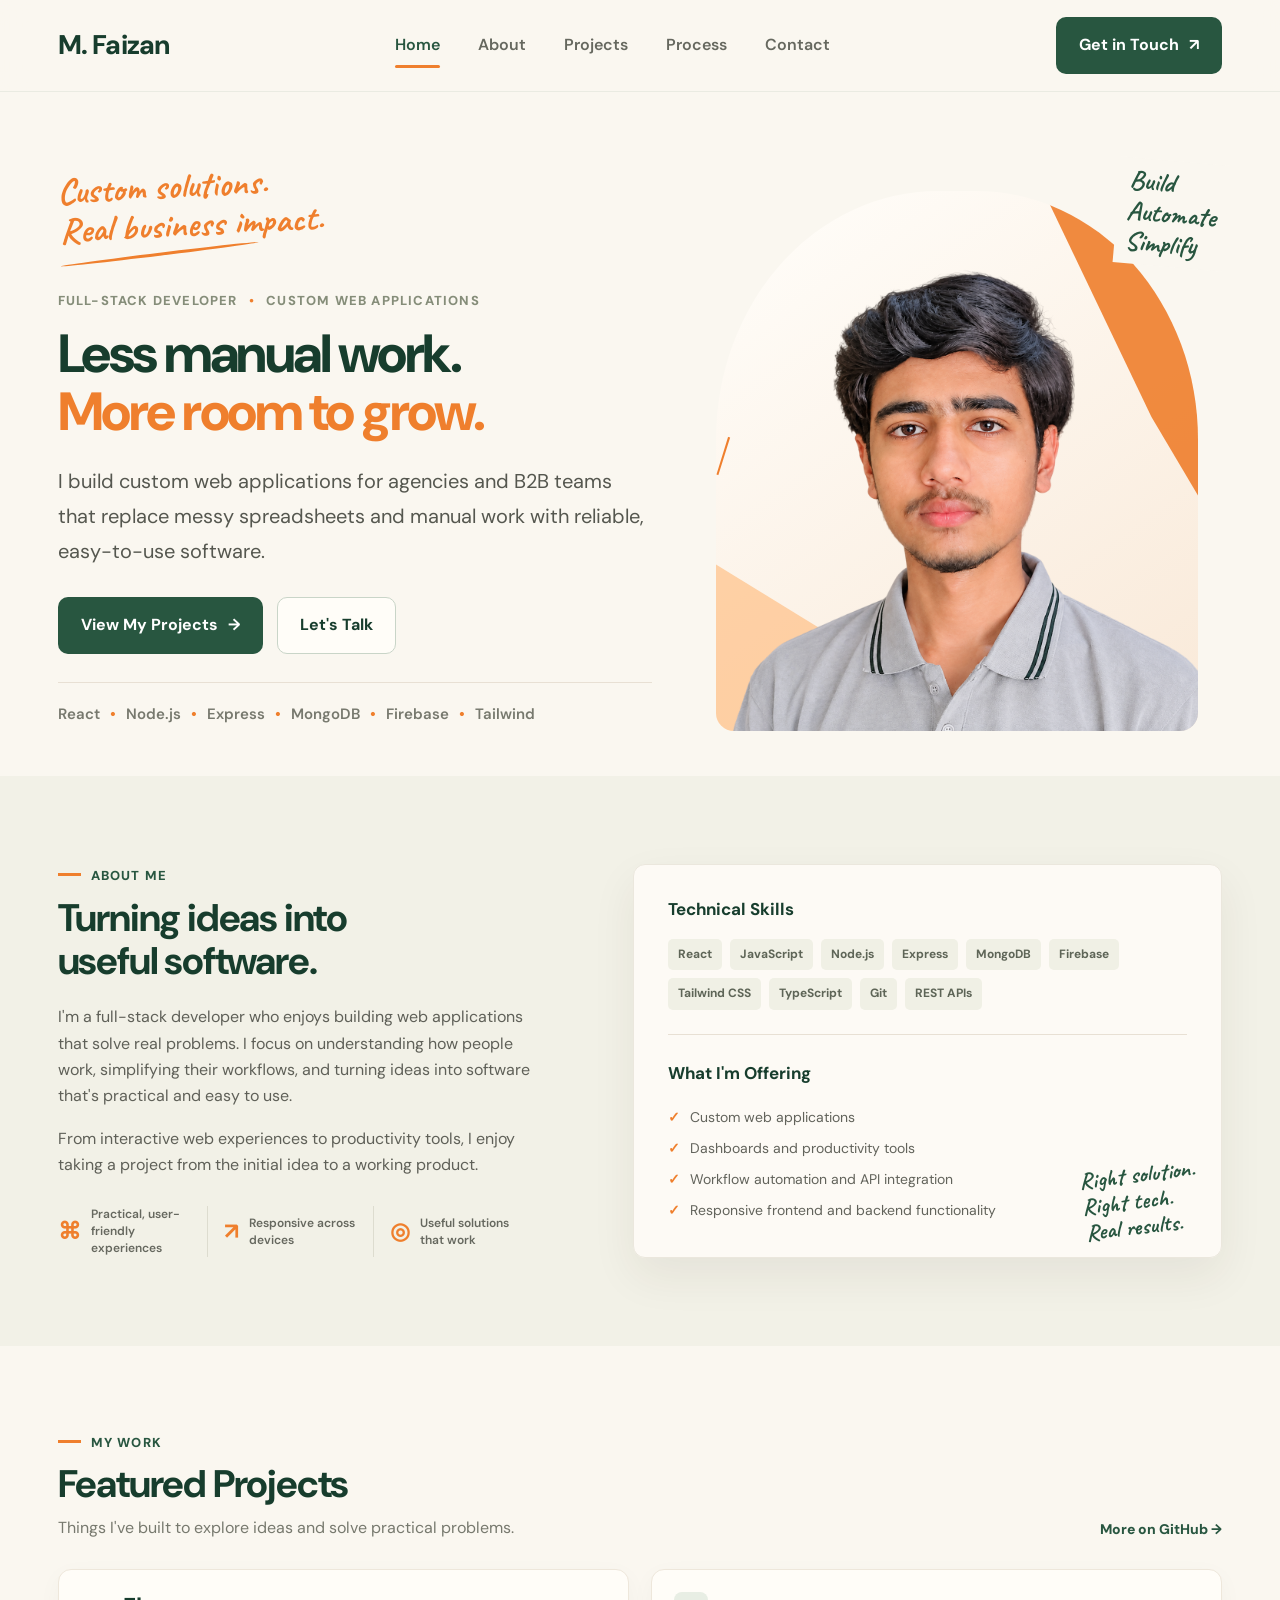
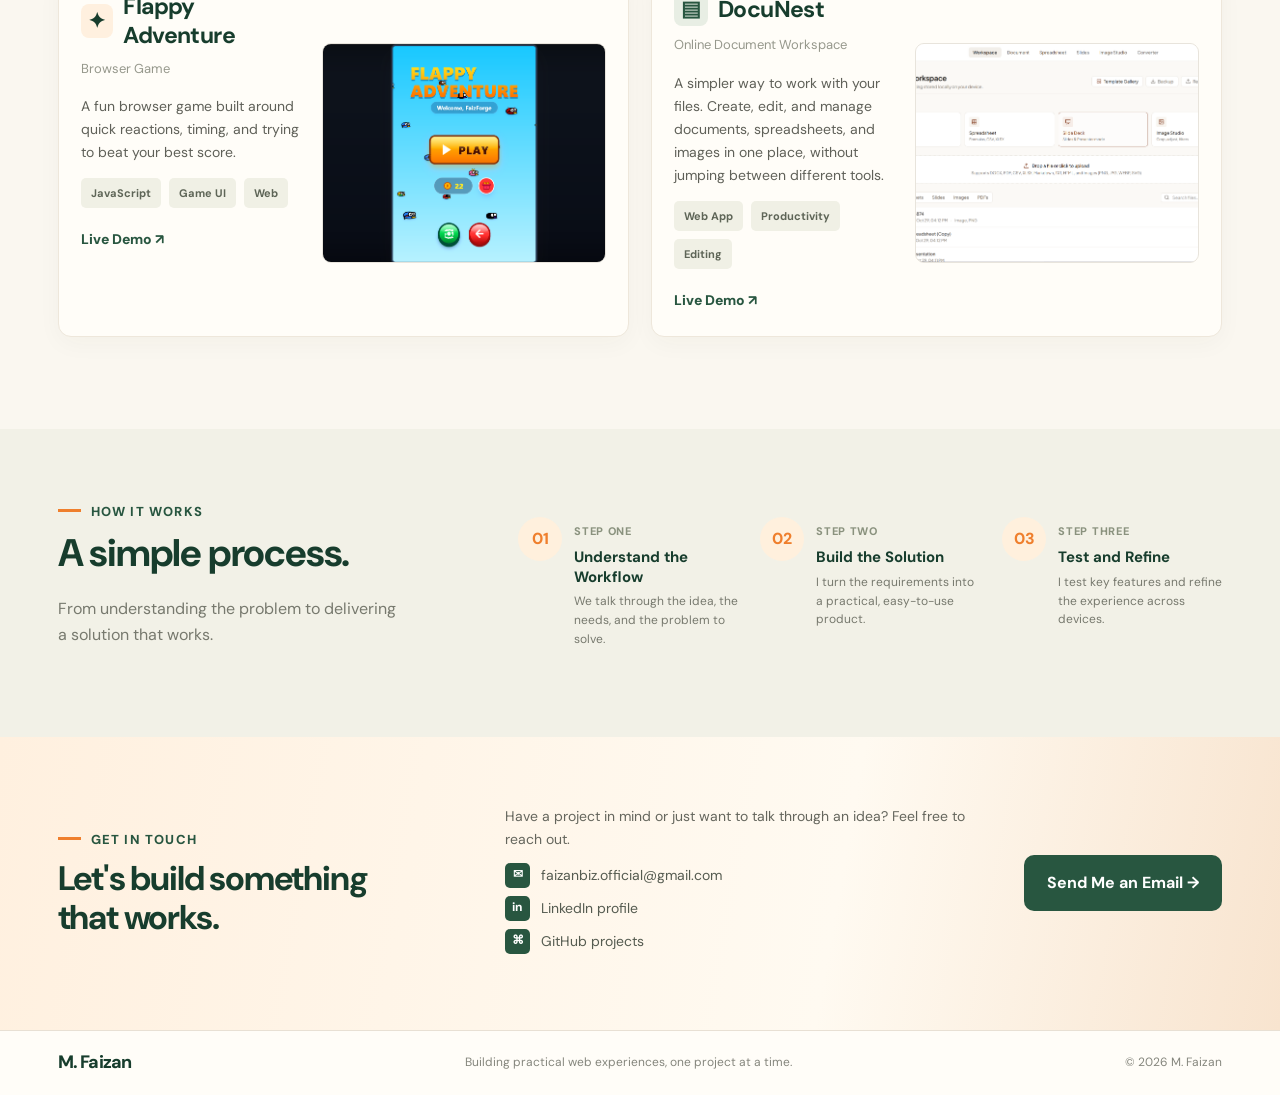
<file: m_faizan_portfolio/index.html>
<!doctype html>
<html lang="en">
<head>
<meta charset="utf-8"><meta name="viewport" content="width=device-width, initial-scale=1">
<meta name="description" content="M. Faizan builds practical web applications that simplify workflows.">
<meta name="theme-color" content="#faf7f0"><title>M. Faizan | Full-Stack Developer</title>
<link rel="icon" type="image/png" href="assets/favicon.png"><link rel="apple-touch-icon" href="assets/favicon.png">
<link rel="preconnect" href="https://fonts.googleapis.com"><link rel="preconnect" href="https://fonts.gstatic.com" crossorigin>
<link href="https://fonts.googleapis.com/css2?family=DM+Sans:wght@400;500;600;700;800&family=Caveat:wght@500;600;700&display=swap" rel="stylesheet"><link rel="stylesheet" href="styles.css">
</head><body>
<header class="header"><div class="container nav"><a class="brand" href="#home" aria-label="M. Faizan home"><span>M. Faizan</span></a><button class="menu" aria-label="Toggle navigation" aria-expanded="false" aria-controls="nav"><span></span><span></span><span></span></button><nav id="nav"><a class="active" href="#home">Home</a><a href="#about">About</a><a href="#projects">Projects</a><a href="#process">Process</a><a href="#contact">Contact</a></nav><a class="btn primary top-cta" href="#contact">Get in Touch <span aria-hidden="true">↗</span></a></div></header>
<main>
<section class="hero" id="home"><div class="container hero-grid"><div class="hero-copy"><p class="scribble">Custom solutions.<br>Real business impact.<i></i></p><p class="eyebrow">FULL-STACK DEVELOPER <b>•</b> CUSTOM WEB APPLICATIONS</p><h1>Less manual work.<br><em>More room to grow.</em></h1><p class="intro">I build custom web applications for agencies and B2B teams that replace messy spreadsheets and manual work with reliable, easy-to-use software.</p><div class="actions"><a class="btn primary" href="#projects">View My Projects <span aria-hidden="true">→</span></a><a class="btn outline" href="#contact">Let's Talk</a></div><p class="tech">React <b>•</b> Node.js <b>•</b> Express <b>•</b> MongoDB <b>•</b> Firebase <b>•</b> Tailwind</p></div><div class="hero-art"><div class="portrait-frame"><div class="shape shape-one"></div><div class="shape shape-two"></div><img class="portrait" src="assets/propic.png" alt="M. Faizan" onerror="this.hidden=true;this.nextElementSibling.hidden=false"><div class="portrait-fallback" hidden><strong>M. Faizan</strong><small>Add propic.png to assets/</small></div></div><p class="side-note">Build<br>Automate<br>Simplify</p><span class="rays" aria-hidden="true">／</span></div></div></section>
<section class="about tinted" id="about"><div class="container about-grid"><div><p class="kicker">ABOUT ME</p><h2>Turning ideas into<br>useful software.</h2><p>I'm a full-stack developer who enjoys building web applications that solve real problems. I focus on understanding how people work, simplifying their workflows, and turning ideas into software that's practical and easy to use.</p><p>From interactive web experiences to productivity tools, I enjoy taking a project from the initial idea to a working product.</p><div class="values"><span><b>⌘</b><small>Practical, user-friendly experiences</small></span><span><b>↗</b><small>Responsive across devices</small></span><span><b>◎</b><small>Useful solutions that work</small></span></div></div><div class="skills"><h3>Technical Skills</h3><div class="tags"><span>React</span><span>JavaScript</span><span>Node.js</span><span>Express</span><span>MongoDB</span><span>Firebase</span><span>Tailwind CSS</span><span>TypeScript</span><span>Git</span><span>REST APIs</span></div><hr><h3>What I'm Offering</h3><ul><li>Custom web applications</li><li>Dashboards and productivity tools</li><li>Workflow automation and API integration</li><li>Responsive frontend and backend functionality</li></ul><p class="skills-note">Right solution.<br>Right tech.<br>Real results.</p></div></div></section>
<section class="projects" id="projects"><div class="container"><div class="section-head"><div><p class="kicker">MY WORK</p><h2>Featured Projects</h2><p>Things I've built to explore ideas and solve practical problems.</p></div><a class="more" href="https://github.com/M-Faizan-Official" target="_blank" rel="noopener">More on GitHub →</a></div><div class="project-grid">
<article class="project"><div class="project-copy"><h3><span class="project-symbol orange">✦</span> Flappy Adventure</h3><small>Browser Game</small><p>A fun browser game built around quick reactions, timing, and trying to beat your best score.</p><div class="tags"><span>JavaScript</span><span>Game UI</span><span>Web</span></div><a class="project-link" href="https://flappy-adventure-game.netlify.app/" target="_blank" rel="noopener">Live Demo ↗</a></div><a class="project-image" href="https://flappy-adventure-game.netlify.app/" target="_blank" rel="noopener" aria-label="Open Flappy Adventure"><img src="assets/project1.png" alt="Flappy Adventure screenshot" onerror="this.hidden=true;this.nextElementSibling.hidden=false"><div class="placeholder game" hidden><small>FLAPPY ADVENTURE</small><strong>Ready, set, fly.</strong><span>Add project1.png</span></div></a></article>
<article class="project"><div class="project-copy"><h3><span class="project-symbol sage">▤</span> DocuNest</h3><small>Online Document Workspace</small><p>A simpler way to work with your files. Create, edit, and manage documents, spreadsheets, and images in one place, without jumping between different tools.</p><div class="tags"><span>Web App</span><span>Productivity</span><span>Editing</span></div><a class="project-link" href="https://docu-nest.netlify.app/" target="_blank" rel="noopener">Live Demo ↗</a></div><a class="project-image" href="https://docu-nest.netlify.app/" target="_blank" rel="noopener" aria-label="Open DocuNest"><img src="assets/project2.png" alt="DocuNest screenshot" onerror="this.hidden=true;this.nextElementSibling.hidden=false"><div class="placeholder docs" hidden><small>DOCUNEST</small><strong>Your files, in one place.</strong><span>Add project2.png</span></div></a></article></div></div></section>
<section class="process tinted" id="process"><div class="container process-grid"><div><p class="kicker">HOW IT WORKS</p><h2>A simple process.</h2><p>From understanding the problem to delivering a solution that works.</p></div><div class="steps"><article><span class="step-icon">01</span><div><small>STEP ONE</small><h3>Understand the Workflow</h3><p>We talk through the idea, the needs, and the problem to solve.</p></div></article><article><span class="step-icon">02</span><div><small>STEP TWO</small><h3>Build the Solution</h3><p>I turn the requirements into a practical, easy-to-use product.</p></div></article><article><span class="step-icon">03</span><div><small>STEP THREE</small><h3>Test and Refine</h3><p>I test key features and refine the experience across devices.</p></div></article></div></div></section>
<section class="contact" id="contact"><div class="container contact-grid"><div><p class="kicker">GET IN TOUCH</p><h2>Let's build something<br>that works.</h2></div><div class="contact-info"><p>Have a project in mind or just want to talk through an idea? Feel free to reach out.</p><a class="contact-line" href="mailto:faizanbiz.official@gmail.com"><span>✉</span> faizanbiz.official@gmail.com</a><a class="contact-line" href="https://www.linkedin.com/in/m-faizan-507753424/" target="_blank" rel="noopener"><span>in</span> LinkedIn profile</a><a class="contact-line" href="https://github.com/M-Faizan-Official" target="_blank" rel="noopener"><span>⌘</span> GitHub projects</a></div><a class="btn primary email-btn" href="mailto:faizanbiz.official@gmail.com">Send Me an Email →</a></div></section>
</main><footer><div class="container footer"><a class="brand" href="#home"><span>M. Faizan</span></a><p>Building practical web experiences, one project at a time.</p><small>© <span id="year"></span> M. Faizan</small></div></footer><script src="script.js"></script></body></html>
</file>
<file: m_faizan_portfolio/styles.css>
:root{--cream:#faf7f0;--paper:#fffdf8;--green:#285640;--green-dark:#173d2d;--orange:#ef7f2d;--text:#34342e;--muted:#77796e;--line:#e8e0d4;--sage:#e9eee4;--shadow:0 18px 45px rgba(55,48,35,.07)}*{box-sizing:border-box}html{scroll-behavior:smooth;scroll-padding-top:88px}body{margin:0;background:var(--cream);color:var(--text);font-family:'DM Sans',sans-serif;line-height:1.65}a{color:inherit;text-decoration:none}img{max-width:100%;display:block}.container{width:min(1280px,calc(100% - 9vw));margin-inline:auto}.header{height:92px;border-bottom:1px solid rgba(40,86,64,.08);background:rgba(250,247,240,.94);position:sticky;top:0;z-index:20;backdrop-filter:blur(14px)}.nav{height:100%;display:flex;align-items:center;justify-content:space-between;gap:28px}.brand{display:inline-flex;align-items:center;gap:12px;font-size:27px;font-weight:800;letter-spacing:-.8px;color:var(--green-dark);white-space:nowrap}.brand-mark{width:42px;height:42px;object-fit:contain}.nav nav{display:flex;align-items:center;gap:38px}.nav nav a{font-size:16px;font-weight:600;color:#66685f;padding:9px 0;position:relative}.nav nav a:hover,.nav nav a.active{color:var(--green)}.nav nav a.active:after{content:'';position:absolute;left:0;right:0;bottom:0;height:3px;border-radius:4px;background:var(--orange)}.btn{display:inline-flex;align-items:center;justify-content:center;gap:10px;padding:14px 22px;border-radius:10px;font-weight:700;border:1px solid transparent;transition:transform .2s,background .2s;white-space:nowrap}.btn:hover{transform:translateY(-2px)}.primary{background:var(--green);color:white}.primary:hover{background:var(--green-dark)}.outline{border-color:#c9d5c8;color:var(--green-dark);background:var(--paper)}.menu{display:none;background:none;border:0;padding:8px}.menu span{display:block;width:24px;height:2px;background:var(--green);margin:5px}.hero{padding:66px 0 42px;overflow:hidden}.hero-grid{display:grid;grid-template-columns:minmax(0,1.08fr) minmax(380px,.92fr);align-items:center;gap:5.5%;min-height:565px}.hero-copy{min-width:0;padding:8px 0}.scribble{font-family:'Caveat',cursive;font-size:36px;line-height:1.08;font-weight:700;color:var(--orange);transform:rotate(-3deg);display:table;margin:0 0 36px;position:relative}.scribble i{display:block;width:75%;height:3px;background:var(--orange);border-radius:100%;transform:rotate(-4deg);margin-top:7px}.eyebrow,.kicker{font-size:13px;font-weight:800;letter-spacing:1.2px;color:#858d79;margin:0 0 14px}.eyebrow b{color:var(--orange);padding:0 7px}h1,h2,h3,p{margin-top:0}h1{font-size:clamp(42px,4.2vw,66px);line-height:1.08;letter-spacing:-2.5px;color:var(--green-dark);margin:0 0 23px;font-weight:800}h1 em{font-style:normal;color:var(--orange)}.intro{font-size:20px;line-height:1.75;max-width:680px;color:#55574f;margin-bottom:28px}.actions{display:flex;flex-wrap:wrap;gap:14px}.tech{border-top:1px solid var(--line);padding-top:19px;margin:28px 0 0;color:#77796e;font-size:15px;font-weight:600;display:flex;gap:10px;flex-wrap:wrap}.tech b{color:var(--orange)}.hero-art{position:relative;min-width:0;padding:30px 24px 0 0;display:flex;justify-content:center;align-items:center}.portrait-frame{position:relative;width:min(100%,490px);height:540px;overflow:hidden;border-radius:46% 46% 18px 18px;background:linear-gradient(145deg,#fffdf9 5%,#f9e9d8 100%);isolation:isolate}.shape{position:absolute;z-index:-1;pointer-events:none}.shape-one{width:76%;height:72%;right:-7%;top:-5%;background:var(--orange);clip-path:polygon(45% 0,100% 0,100% 100%,78% 65%);opacity:.9}.shape-two{width:82%;height:45%;left:-13%;bottom:-7%;background:#ffbd80;clip-path:polygon(0 0,100% 100%,0 100%);opacity:.65}.portrait{position:absolute;z-index:1;bottom:0;left:0;width:100%;height:95%;object-fit:contain;object-position:center bottom}.portrait-fallback{position:absolute;inset:0;place-content:center;text-align:center;color:var(--green);gap:8px}.portrait-fallback strong{font-size:28px}.portrait-fallback small{color:var(--muted)}.side-note{position:absolute;z-index:3;right:-4px;top:0;margin:0;color:var(--green);font-family:'Caveat',cursive;font-weight:700;font-size:27px;line-height:1.13;transform:rotate(5deg);background:var(--cream);padding:7px 10px}.rays{position:absolute;left:-10px;top:46%;color:var(--orange);font-size:35px;letter-spacing:6px;transform:rotate(-25deg)}.tinted{background:#f2f1e7}.about{padding:88px 0}.about-grid{display:grid;grid-template-columns:.9fr 1.1fr;gap:8%;align-items:center}.kicker{color:var(--green);margin-bottom:10px}.kicker:before{content:'';display:inline-block;width:23px;height:3px;background:var(--orange);margin:0 10px 4px 0}h2{font-size:clamp(32px,3vw,44px);line-height:1.14;letter-spacing:-1.2px;color:var(--green-dark);margin-bottom:20px}.about-grid>div:first-child>p:not(.kicker){max-width:570px;color:#5f6058}.values{display:flex;gap:16px;margin-top:28px}.values span{flex:1;display:flex;gap:10px;align-items:center;border-right:1px solid #dddccf;padding-right:12px;color:var(--orange);font-size:23px}.values span:last-child{border:0}.values small{font-size:12px;line-height:1.4;color:#66685f;font-weight:600}.skills{position:relative;background:rgba(255,253,248,.83);border:1px solid #ebe7dd;border-radius:12px;padding:30px 34px;box-shadow:var(--shadow)}.skills h3{font-size:17px;color:var(--green-dark);margin-bottom:15px}.tags{display:flex;flex-wrap:wrap;gap:8px}.tags span{font-size:12px;font-weight:700;color:#5e6557;background:#f0f0e5;padding:6px 10px;border-radius:5px}.skills hr{border:0;border-top:1px solid var(--line);margin:24px 0}.skills ul{list-style:none;margin:0;padding:0}.skills li{padding:4px 0 4px 22px;position:relative;font-size:14px;color:#62635b}.skills li:before{content:'✓';position:absolute;left:0;color:var(--orange);font-weight:800}.skills-note{position:absolute;right:22px;bottom:17px;font-family:'Caveat',cursive;font-weight:700;font-size:23px;line-height:1.12;color:var(--green);transform:rotate(-7deg);margin:0}.skills ul{padding-right:135px}.projects{padding:86px 0 92px}.section-head{display:flex;align-items:end;justify-content:space-between;gap:20px;margin-bottom:28px}.section-head h2{margin-bottom:8px}.section-head p:not(.kicker){color:var(--muted);margin:0}.more,.project-link{color:var(--green);font-size:14px;font-weight:800;white-space:nowrap}.project-grid{display:grid;grid-template-columns:1fr 1fr;gap:22px}.project{display:grid;grid-template-columns:minmax(0,.88fr) minmax(0,1.12fr);gap:18px;padding:22px;background:var(--paper);border:1px solid #eee7db;border-radius:13px;box-shadow:0 7px 25px rgba(50,45,34,.035);min-width:0}.project-copy{min-width:0}.project h3{display:flex;align-items:center;gap:10px;font-size:23px;line-height:1.25;color:var(--green-dark);margin:0 0 5px;letter-spacing:-.6px}.project-symbol{display:grid;place-items:center;width:34px;height:34px;border-radius:8px;background:#fff0df;font-size:21px}.project-symbol.sage{background:#e8eee4;color:var(--green)}.project-copy>small{color:#96988c;font-size:13px}.project-copy p{font-size:14px;line-height:1.65;color:#5f6058;margin:14px 0}.project .tags{margin-bottom:18px}.project .tags span{font-size:11px}.project-image{display:block;align-self:center;min-width:0;height:220px;border-radius:9px;overflow:hidden;border:1px solid #e8e4dc;background:#f5f0e7}.project-image img{width:100%;height:100%;object-fit:cover;object-position:top center;transition:transform .35s}.project-image:hover img{transform:scale(1.035)}.placeholder{height:100%;display:grid;align-content:center;justify-items:center;gap:7px;text-align:center;padding:20px}.placeholder small{font-weight:800;letter-spacing:2px;color:var(--green)}.placeholder strong{font-size:23px;color:var(--green-dark)}.placeholder span{font-size:12px;color:var(--muted)}.placeholder.game{background:linear-gradient(140deg,#fff3e3,#ffe0bd)}.placeholder.docs{background:linear-gradient(140deg,#f4f2e8,#e5ebdf)}.process{padding:72px 0}.process-grid{display:grid;grid-template-columns:.7fr 1.3fr;gap:7%;align-items:center}.process-grid>div:first-child>p:last-child{color:var(--muted);max-width:350px}.steps{display:grid;grid-template-columns:repeat(3,minmax(0,1fr));gap:22px}.steps article{display:flex;gap:12px;min-width:0}.step-icon{flex:0 0 44px;width:44px;height:44px;border-radius:50%;background:#fff0dd;color:var(--orange);display:grid;place-items:center;font-weight:800}.steps small{font-size:11px;color:#8a927e;font-weight:800;letter-spacing:.7px}.steps h3{font-size:15px;color:var(--green-dark);line-height:1.3;margin:5px 0}.steps p{font-size:12px;line-height:1.55;color:#77796e;margin:0}.contact{padding:68px 0;background:linear-gradient(100deg,#fff0df,#fffaf1 65%,#f8e4cf)}.contact-grid{display:grid;grid-template-columns:.85fr 1fr auto;align-items:center;gap:40px}.contact h2{font-size:34px;margin:0}.contact-info>p{color:#65665d;font-size:14px;margin-bottom:12px}.contact-line{display:flex;align-items:center;gap:11px;font-size:14px;color:#555b50;margin:8px 0;overflow-wrap:anywhere}.contact-line span{display:inline-grid;place-items:center;width:25px;height:25px;background:var(--green);color:white;border-radius:5px;font-size:12px;font-weight:800;flex:0 0 25px}.email-btn{justify-self:end}footer{border-top:1px solid var(--line);padding:17px 0;background:var(--paper)}.footer{display:flex;align-items:center;justify-content:space-between;gap:18px}.footer .brand{font-size:18px;gap:8px}.footer .brand-mark{width:29px;height:29px}.footer p,.footer small{font-size:12px;color:#85867d;margin:0}
@media(max-width:1050px){.container{width:min(100% - 48px,900px)}.nav nav{gap:20px}.hero-grid{grid-template-columns:1fr .8fr;gap:25px}.portrait-frame{height:460px}.side-note{right:-10px;font-size:23px}.intro{font-size:18px}.project{grid-template-columns:1fr}.project-image{height:230px;grid-row:1}.project-copy p{margin:10px 0}.skills-note{position:static;margin-top:16px}.skills ul{padding-right:0}.contact-grid{grid-template-columns:1fr 1fr}.email-btn{grid-column:2;justify-self:start}.steps{gap:14px}}
@media(max-width:760px){html{scroll-padding-top:75px}.container{width:calc(100% - 36px)}.header{height:74px}.brand{font-size:22px;gap:8px}.brand-mark{width:35px;height:35px}.top-cta{display:none}.menu{display:block;cursor:pointer;margin-left:auto}.nav nav{display:none;position:absolute;top:73px;left:0;right:0;background:var(--paper);border-bottom:1px solid var(--line);padding:16px 22px 22px;box-shadow:var(--shadow);flex-direction:column;align-items:stretch;gap:6px}.nav nav.open{display:flex}.nav nav a{padding:10px 4px}.nav nav a.active:after{right:auto;width:28px}.hero{padding:35px 0 48px}.hero-grid{grid-template-columns:1fr;gap:28px;min-height:0}.hero-copy{padding:0}.scribble{font-size:30px;margin-bottom:25px}.eyebrow{font-size:11px;letter-spacing:.7px}h1{font-size:clamp(39px,9vw,58px);letter-spacing:-1.7px}.intro{font-size:17px;line-height:1.65}.tech{font-size:13px;gap:7px}.hero-art{width:min(100%,470px);margin:0 auto;padding:12px 18px 0 0}.portrait-frame{height:clamp(340px,95vw,480px);width:100%;max-width:420px}.side-note{right:-8px;top:0;font-size:22px}.rays{left:-8px}.about,.projects{padding:58px 0}.about-grid,.process-grid{grid-template-columns:1fr;gap:28px}.about-grid h2{font-size:35px}.values{gap:9px}.values span{font-size:20px;padding-right:7px;gap:6px}.values small{font-size:11px}.skills{padding:23px}.skills-note{font-size:21px}.section-head{align-items:start;flex-direction:column}.section-head h2{font-size:35px}.project-grid{grid-template-columns:1fr}.project{grid-template-columns:1fr;gap:14px;padding:16px}.project-image{height:clamp(180px,55vw,290px)}.project-copy{grid-row:2}.project h3{font-size:22px}.process{padding:56px 0}.steps{grid-template-columns:1fr;gap:22px}.steps article{gap:14px}.steps p{font-size:13px}.contact{padding:54px 0}.contact-grid{grid-template-columns:1fr;gap:20px}.contact h2{font-size:32px}.email-btn{grid-column:auto;justify-self:start}.footer{flex-wrap:wrap;justify-content:center;text-align:center}.footer p{order:3;flex-basis:100%}}
@media(max-width:380px){.container{width:calc(100% - 28px)}.actions .btn{padding:12px 14px;font-size:14px}.values{flex-direction:column}.values span{border:0}.skills-note{position:static}.project-image{height:190px}}
</file>
